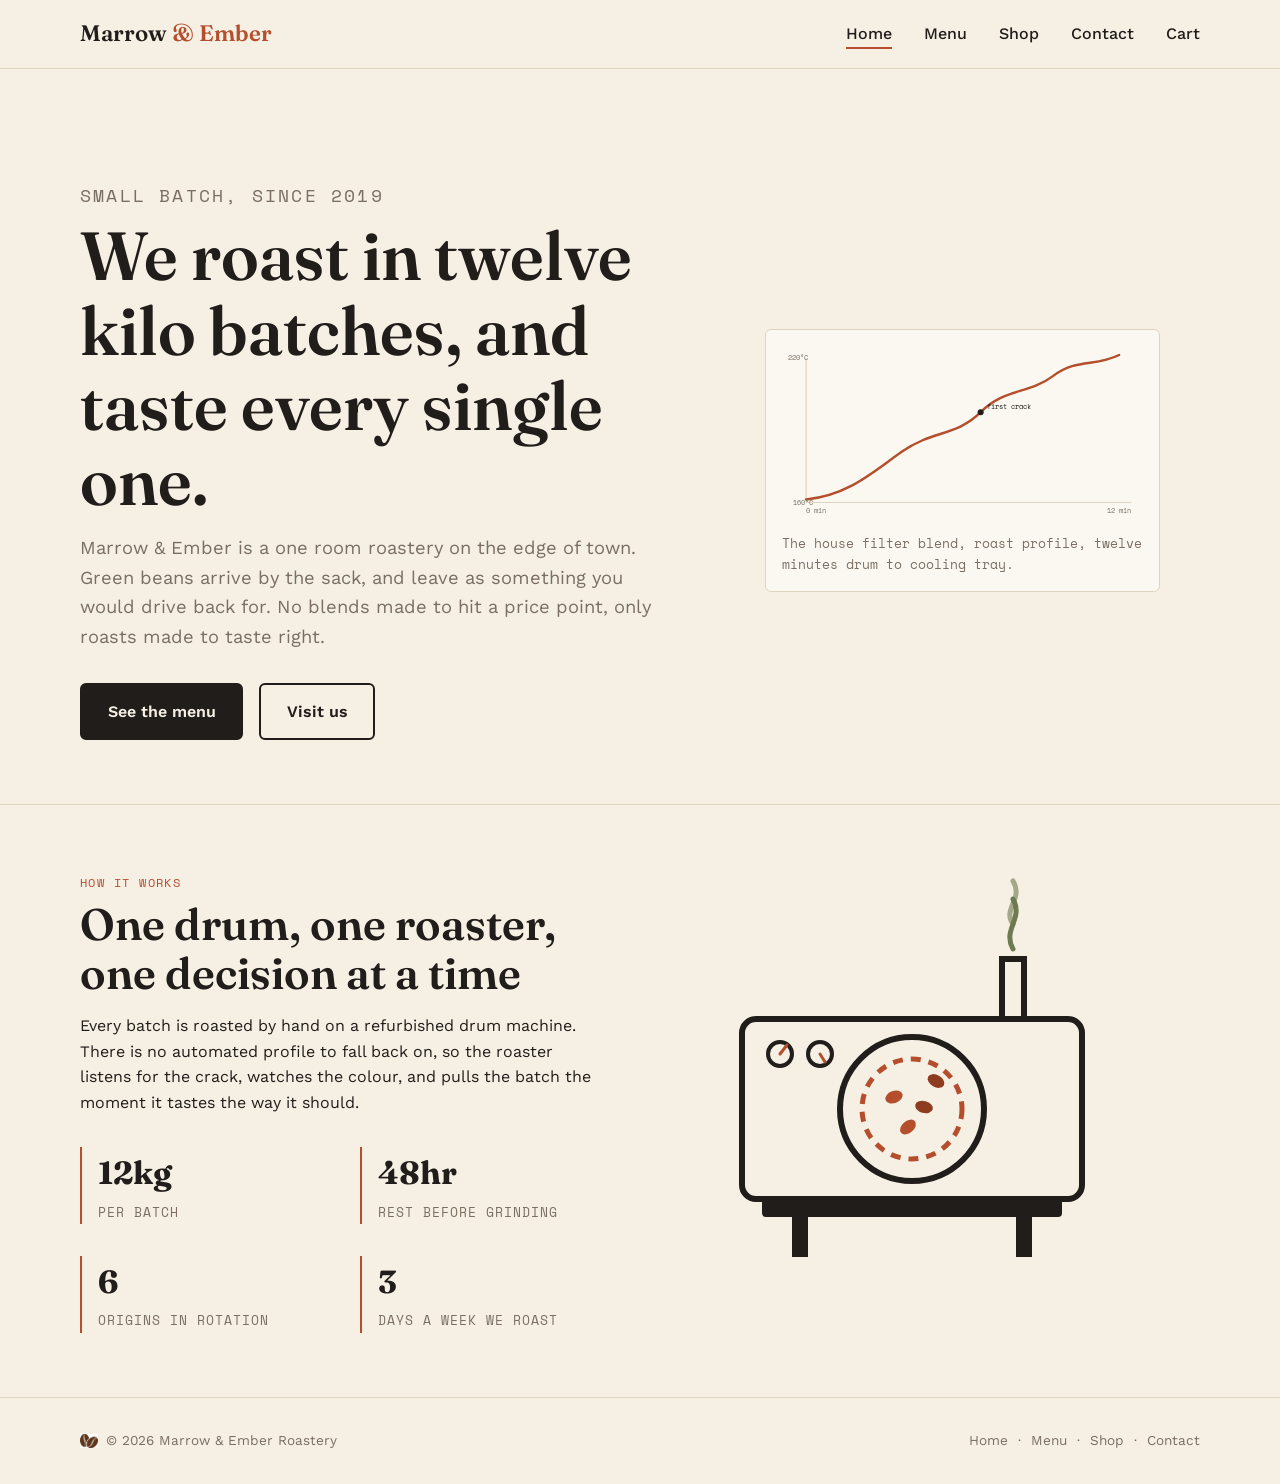
<file: index.html>
<!DOCTYPE html>
<html lang="en">
<head>
  <meta charset="UTF-8" />
  <meta name="viewport" content="width=device-width, initial-scale=1.0" />
  <title>Marrow &amp; Ember — Small Batch Coffee Roastery</title>
  <meta name="description" content="Marrow and Ember is a small batch coffee roastery. See our roasting process, browse the menu, and find our opening hours." />

  <!-- Google Fonts: a characterful display serif, a plain body sans, and a
       mono face used for labels, prices and captions throughout the site -->
  <link rel="preconnect" href="https://fonts.googleapis.com" />
  <link rel="preconnect" href="https://fonts.gstatic.com" crossorigin />
  <link href="https://fonts.googleapis.com/css2?family=Fraunces:opsz,wght@9..144,500;9..144,600&family=Work+Sans:wght@400;500;600&family=Space+Mono:wght@400;700&display=swap" rel="stylesheet" />

  <link rel="stylesheet" href="css/style.css" />
</head>
<body>

  <!-- ============================= HEADER ============================= -->
  <header class="site-header">
    <div class="wrap site-header__bar">
      <a class="logo" href="index.html">Marrow <span>&amp; Ember</span></a>

      <!-- Hamburger button, only shown below the tablet breakpoint. The
           JavaScript in js/script.js toggles the nav list and this
           aria-expanded value together. -->
      <button class="nav-toggle" aria-label="Open menu" aria-expanded="false" aria-controls="primary-navigation">
        <span class="nav-toggle__bar"></span>
        <span class="nav-toggle__bar"></span>
        <span class="nav-toggle__bar"></span>
      </button>

      <nav class="site-nav" aria-label="Primary">
        <ul class="site-nav__list" id="primary-navigation">
          <li><a href="index.html" aria-current="page">Home</a></li>
          <li><a href="menu.html">Menu</a></li>
          <li><a href="shop.html">Shop</a></li>
          <li><a href="contact.html">Contact</a></li>
          <li><a href="cart.html">Cart<span class="cart-count" data-empty="true">0</span></a></li>
        </ul>
      </nav>
    </div>
  </header>

  <main>

    <!-- ============================= HERO ============================= -->
    <section class="hero">
      <div class="wrap hero__grid">
        <div class="hero__copy">
          <p class="eyebrow">Small batch, since 2019</p>
          <h1>We roast in twelve kilo batches, and taste every single one.</h1>
          <p>Marrow &amp; Ember is a one room roastery on the edge of town. Green
             beans arrive by the sack, and leave as something you would drive
             back for. No blends made to hit a price point, only roasts made
             to taste right.</p>
          <div class="hero__actions">
            <a class="button" href="menu.html">See the menu</a>
            <a class="button button--ghost" href="contact.html">Visit us</a>
          </div>
        </div>

        <!-- Signature element: a hand drawn roast curve, the actual
             temperature profile we roast our house filter blend to. The
             line draws itself in once it scrolls into view, see
             .roast-curve__line in style.css and setUpRoastCurveReveal()
             in js/script.js -->
        <figure class="roast-curve">
          <svg viewBox="0 0 600 300" xmlns="http://www.w3.org/2000/svg" role="img" aria-labelledby="curveTitle">
            <title id="curveTitle">Roast curve for the house filter blend, temperature rising over twelve minutes</title>

            <!-- axes -->
            <line x1="40" y1="20" x2="40" y2="260" stroke="#ded4c2" stroke-width="2" />
            <line x1="40" y1="260" x2="580" y2="260" stroke="#ded4c2" stroke-width="2" />

            <!-- the curve itself -->
            <path class="roast-curve__line" d="M40,255 C110,248 150,210 200,175 C250,140 290,150 330,110 C370,70 410,80 450,50 C490,20 520,35 560,15"
                  fill="none" stroke="#b54e2c" stroke-width="4" stroke-linecap="round" />

            <!-- first crack marker, the point where the beans audibly pop -->
            <circle cx="330" cy="110" r="5" fill="#211d1a" />
            <text x="340" y="105" font-family="Space Mono, monospace" font-size="12" fill="#211d1a">first crack</text>

            <text x="40" y="278" font-family="Space Mono, monospace" font-size="11" fill="#7a6f62">0 min</text>
            <text x="540" y="278" font-family="Space Mono, monospace" font-size="11" fill="#7a6f62">12 min</text>
            <text x="10" y="24" font-family="Space Mono, monospace" font-size="11" fill="#7a6f62">220°C</text>
            <text x="18" y="264" font-family="Space Mono, monospace" font-size="11" fill="#7a6f62">160°C</text>
          </svg>
          <figcaption>The house filter blend, roast profile, twelve minutes drum to cooling tray.</figcaption>
        </figure>
      </div>
    </section>

    <!-- ============================= STORY ============================= -->
    <section class="section" aria-labelledby="story-heading">
      <div class="wrap story__grid">
        <div>
          <p class="eyebrow">How it works</p>
          <h2 id="story-heading">One drum, one roaster, one decision at a time</h2>
          <p>Every batch is roasted by hand on a refurbished drum machine.
             There is no automated profile to fall back on, so the roaster
             listens for the crack, watches the colour, and pulls the batch
             the moment it tastes the way it should.</p>
          <div class="stat-row">
            <div class="stat">
              <strong>12kg</strong>
              <span>per batch</span>
            </div>
            <div class="stat">
              <strong>48hr</strong>
              <span>rest before grinding</span>
            </div>
            <div class="stat">
              <strong>6</strong>
              <span>origins in rotation</span>
            </div>
            <div class="stat">
              <strong>3</strong>
              <span>days a week we roast</span>
            </div>
          </div>
        </div>

        <img src="images/roastery-illustration.svg" alt="Line illustration of the drum roaster, showing beans tumbling behind the roasting window with steam rising from the chimney" width="480" height="420" />
      </div>
    </section>

  </main>

  <!-- ============================= FOOTER ============================= -->
  <footer class="site-footer">
    <div class="wrap site-footer__bar">
      <span class="site-footer__brand"><img src="images/bean-icon.png" alt="" />&copy; 2026 Marrow &amp; Ember Roastery</span>
      <nav aria-label="Footer">
        <a href="index.html">Home</a> &nbsp;·&nbsp;
        <a href="menu.html">Menu</a> &nbsp;·&nbsp;
        <a href="shop.html">Shop</a> &nbsp;·&nbsp;
        <a href="contact.html">Contact</a>
      </nav>
    </div>
  </footer>

  <script src="js/script.js"></script>
</body>
</html>
</file>
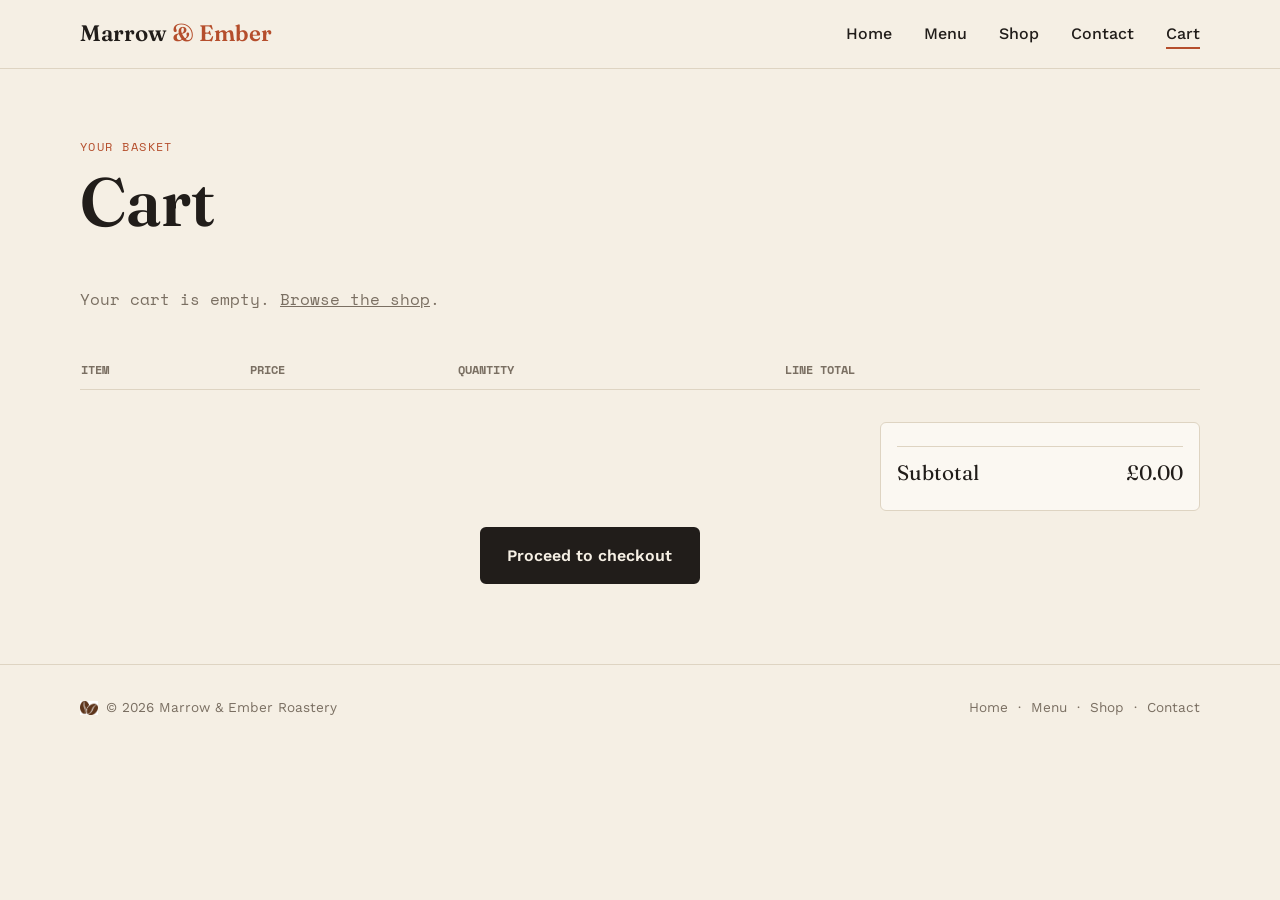
<file: cart.html>
<!DOCTYPE html>
<html lang="en">
<head>
  <meta charset="UTF-8" />
  <meta name="viewport" content="width=device-width, initial-scale=1.0" />
  <title>Cart — Marrow &amp; Ember</title>
  <meta name="description" content="Review your basket before checking out at Marrow and Ember." />

  <link rel="preconnect" href="https://fonts.googleapis.com" />
  <link rel="preconnect" href="https://fonts.gstatic.com" crossorigin />
  <link href="https://fonts.googleapis.com/css2?family=Fraunces:opsz,wght@9..144,500;9..144,600&family=Work+Sans:wght@400;500;600&family=Space+Mono:wght@400;700&display=swap" rel="stylesheet" />

  <link rel="stylesheet" href="css/style.css" />
</head>
<body>

  <header class="site-header">
    <div class="wrap site-header__bar">
      <a class="logo" href="index.html">Marrow <span>&amp; Ember</span></a>

      <button class="nav-toggle" aria-label="Open menu" aria-expanded="false" aria-controls="primary-navigation">
        <span class="nav-toggle__bar"></span>
        <span class="nav-toggle__bar"></span>
        <span class="nav-toggle__bar"></span>
      </button>

      <nav class="site-nav" aria-label="Primary">
        <ul class="site-nav__list" id="primary-navigation">
          <li><a href="index.html">Home</a></li>
          <li><a href="menu.html">Menu</a></li>
          <li><a href="shop.html">Shop</a></li>
          <li><a href="contact.html">Contact</a></li>
          <li><a href="cart.html" aria-current="page">Cart<span class="cart-count" data-empty="true">0</span></a></li>
        </ul>
      </nav>
    </div>
  </header>

  <main>
    <section class="section" aria-labelledby="cart-heading" style="border-top:none;">
      <div class="wrap">
        <p class="eyebrow">Your basket</p>
        <h1 id="cart-heading">Cart</h1>

        <!-- Populated entirely by setUpCartPage() in js/script.js, reading
             the cart out of localStorage, there is no content here on
             page load beyond the empty state message below. -->
        <p class="cart-empty">Your cart is empty. <a href="shop.html">Browse the shop</a>.</p>

        <table class="cart-table">
          <thead>
            <tr>
              <th scope="col">Item</th>
              <th scope="col">Price</th>
              <th scope="col">Quantity</th>
              <th scope="col">Line total</th>
              <th scope="col"><span class="visually-hidden">Remove</span></th>
            </tr>
          </thead>
          <tbody id="cart-table-body">
            <!-- rows inserted here by script.js -->
          </tbody>
        </table>

        <div class="cart-summary">
          <div class="cart-summary__row cart-summary__row--total">
            <span>Subtotal</span>
            <span id="cart-subtotal">&pound;0.00</span>
          </div>
        </div>

        <p style="text-align: right; margin-top: var(--space-sm);">
          <a class="button" href="checkout.html" id="checkout-link">Proceed to checkout</a>
        </p>
      </div>
    </section>
  </main>

  <footer class="site-footer">
    <div class="wrap site-footer__bar">
      <span class="site-footer__brand"><img src="images/bean-icon.png" alt="" />&copy; 2026 Marrow &amp; Ember Roastery</span>
      <nav aria-label="Footer">
        <a href="index.html">Home</a> &nbsp;·&nbsp;
        <a href="menu.html">Menu</a> &nbsp;·&nbsp;
        <a href="shop.html">Shop</a> &nbsp;·&nbsp;
        <a href="contact.html">Contact</a>
      </nav>
    </div>
  </footer>

  <script src="js/script.js"></script>
</body>
</html>
</file>
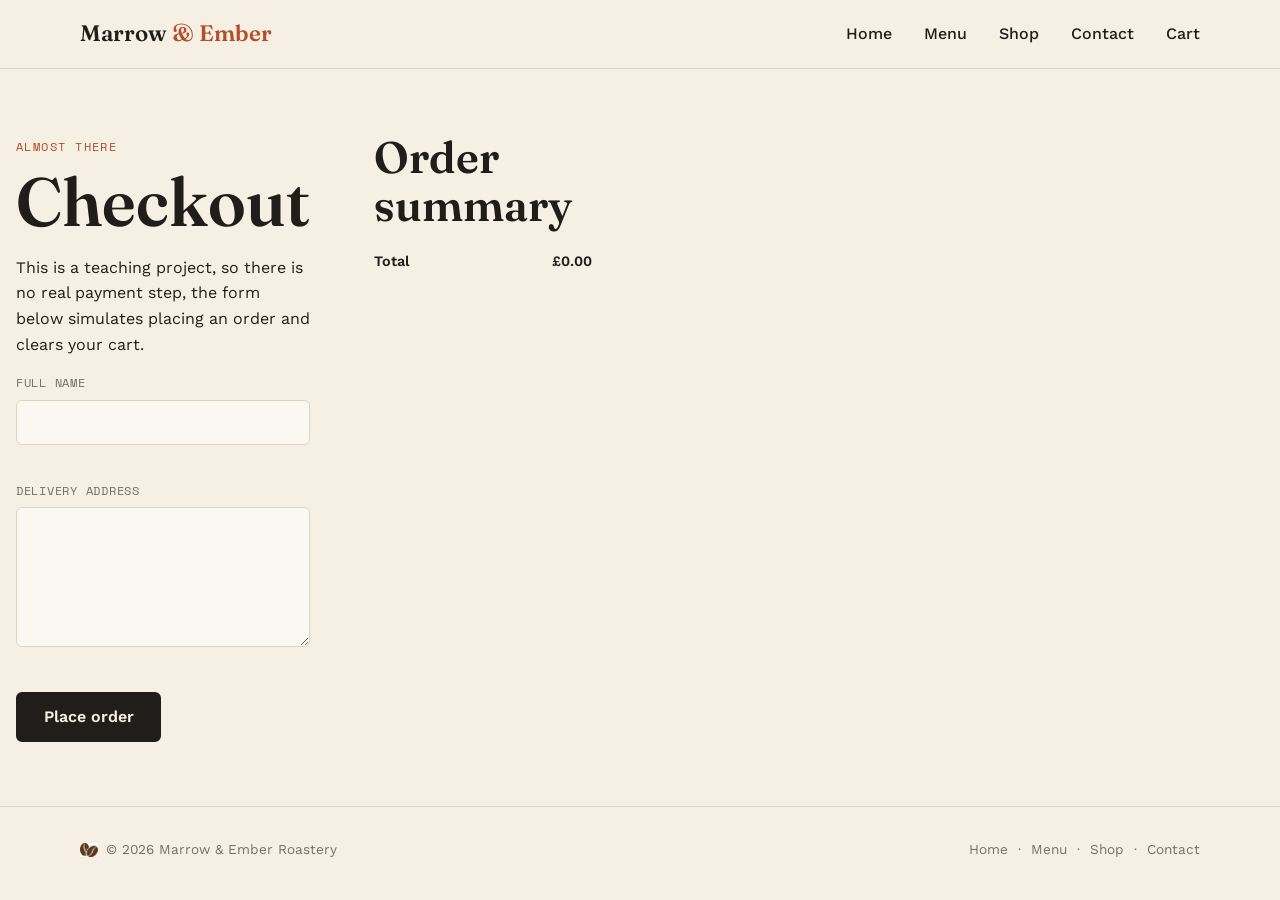
<file: checkout.html>
<!DOCTYPE html>
<html lang="en">
<head>
  <meta charset="UTF-8" />
  <meta name="viewport" content="width=device-width, initial-scale=1.0" />
  <title>Checkout — Marrow &amp; Ember</title>
  <meta name="description" content="Complete your order from Marrow and Ember." />

  <link rel="preconnect" href="https://fonts.googleapis.com" />
  <link rel="preconnect" href="https://fonts.gstatic.com" crossorigin />
  <link href="https://fonts.googleapis.com/css2?family=Fraunces:opsz,wght@9..144,500;9..144,600&family=Work+Sans:wght@400;500;600&family=Space+Mono:wght@400;700&display=swap" rel="stylesheet" />

  <link rel="stylesheet" href="css/style.css" />
</head>
<body>

  <header class="site-header">
    <div class="wrap site-header__bar">
      <a class="logo" href="index.html">Marrow <span>&amp; Ember</span></a>

      <button class="nav-toggle" aria-label="Open menu" aria-expanded="false" aria-controls="primary-navigation">
        <span class="nav-toggle__bar"></span>
        <span class="nav-toggle__bar"></span>
        <span class="nav-toggle__bar"></span>
      </button>

      <nav class="site-nav" aria-label="Primary">
        <ul class="site-nav__list" id="primary-navigation">
          <li><a href="index.html">Home</a></li>
          <li><a href="menu.html">Menu</a></li>
          <li><a href="shop.html">Shop</a></li>
          <li><a href="contact.html">Contact</a></li>
          <li><a href="cart.html">Cart<span class="cart-count" data-empty="true">0</span></a></li>
        </ul>
      </nav>
    </div>
  </header>

  <main>
    <section class="section contact-grid" aria-labelledby="checkout-heading" style="border-top:none; display:grid; gap:var(--space-lg);">
      <div class="wrap contact-grid">

        <div>
          <p class="eyebrow">Almost there</p>
          <h1 id="checkout-heading">Checkout</h1>
          <p>This is a teaching project, so there is no real payment step,
             the form below simulates placing an order and clears your cart.</p>

          <!-- No backend exists for this project, so setUpCheckoutPage()
               in js/script.js validates the fields itself and shows the
               confirmation panel below rather than submitting anywhere -->
          <form id="checkout-form" novalidate>
            <div class="field">
              <label for="fullName">Full name</label>
              <input type="text" id="fullName" name="fullName" autocomplete="name" />
              <span class="field__error" data-for="fullName"></span>
            </div>

            <div class="field">
              <label for="address">Delivery address</label>
              <textarea id="address" name="address" autocomplete="street-address"></textarea>
              <span class="field__error" data-for="address"></span>
            </div>

            <button type="submit" class="button">Place order</button>
          </form>

          <div class="order-confirmation" id="order-confirmation" role="status">
            Order placed. A confirmation email would normally follow, this
            project stops here since there is no real payment processor
            behind it.
          </div>
        </div>

        <div>
          <h2>Order summary</h2>
          <div id="order-summary-list">
            <!-- populated by setUpCheckoutPage() in js/script.js -->
          </div>
          <div class="order-summary__line" style="border-bottom:none; font-weight:600;">
            <span>Total</span>
            <span id="order-summary-total">&pound;0.00</span>
          </div>
        </div>

      </div>
    </section>
  </main>

  <footer class="site-footer">
    <div class="wrap site-footer__bar">
      <span class="site-footer__brand"><img src="images/bean-icon.png" alt="" />&copy; 2026 Marrow &amp; Ember Roastery</span>
      <nav aria-label="Footer">
        <a href="index.html">Home</a> &nbsp;·&nbsp;
        <a href="menu.html">Menu</a> &nbsp;·&nbsp;
        <a href="shop.html">Shop</a> &nbsp;·&nbsp;
        <a href="contact.html">Contact</a>
      </nav>
    </div>
  </footer>

  <script src="js/script.js"></script>
</body>
</html>
</file>
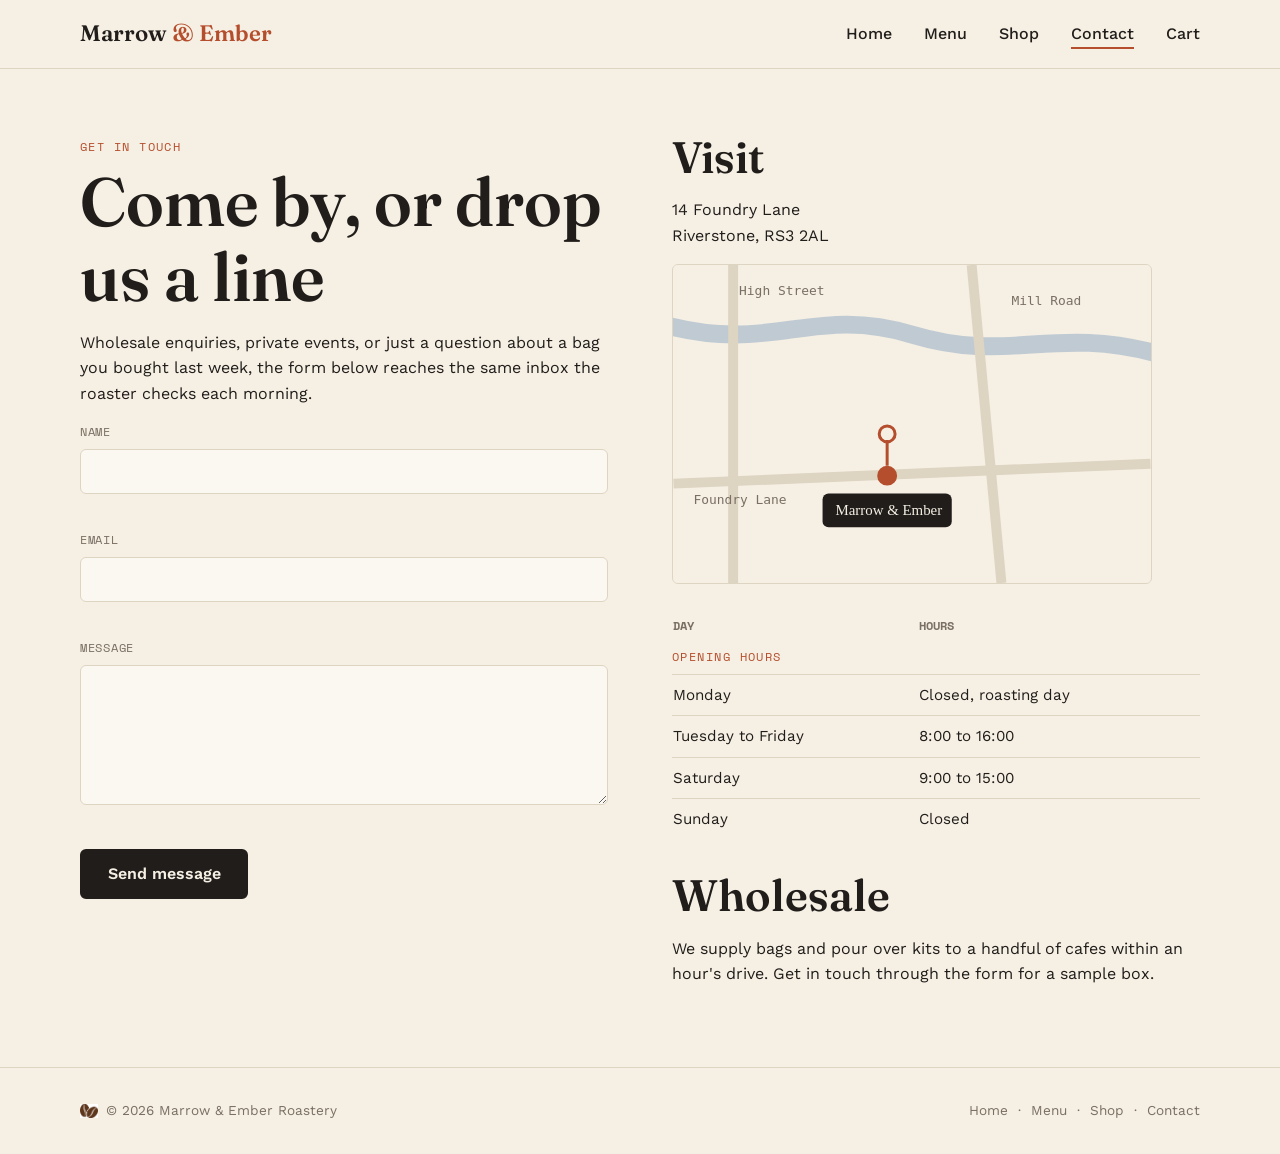
<file: contact.html>
<!DOCTYPE html>
<html lang="en">
<head>
  <meta charset="UTF-8" />
  <meta name="viewport" content="width=device-width, initial-scale=1.0" />
  <title>Contact — Marrow &amp; Ember</title>
  <meta name="description" content="Get in touch with Marrow and Ember roastery, see opening hours, and find our address." />

  <link rel="preconnect" href="https://fonts.googleapis.com" />
  <link rel="preconnect" href="https://fonts.gstatic.com" crossorigin />
  <link href="https://fonts.googleapis.com/css2?family=Fraunces:opsz,wght@9..144,500;9..144,600&family=Work+Sans:wght@400;500;600&family=Space+Mono:wght@400;700&display=swap" rel="stylesheet" />

  <link rel="stylesheet" href="css/style.css" />
</head>
<body>

  <header class="site-header">
    <div class="wrap site-header__bar">
      <a class="logo" href="index.html">Marrow <span>&amp; Ember</span></a>

      <button class="nav-toggle" aria-label="Open menu" aria-expanded="false" aria-controls="primary-navigation">
        <span class="nav-toggle__bar"></span>
        <span class="nav-toggle__bar"></span>
        <span class="nav-toggle__bar"></span>
      </button>

      <nav class="site-nav" aria-label="Primary">
        <ul class="site-nav__list" id="primary-navigation">
          <li><a href="index.html">Home</a></li>
          <li><a href="menu.html">Menu</a></li>
          <li><a href="shop.html">Shop</a></li>
          <li><a href="contact.html" aria-current="page">Contact</a></li>
          <li><a href="cart.html">Cart<span class="cart-count" data-empty="true">0</span></a></li>
        </ul>
      </nav>
    </div>
  </header>

  <main>
    <section class="section" aria-labelledby="contact-heading" style="border-top:none;">
      <div class="wrap contact-grid">

        <div>
          <p class="eyebrow">Get in touch</p>
          <h1 id="contact-heading">Come by, or drop us a line</h1>
          <p>Wholesale enquiries, private events, or just a question about a
             bag you bought last week, the form below reaches the same inbox
             the roaster checks each morning.</p>

          <!-- The form has no server behind it, so validation and the
               success message are both handled in JavaScript, see
               setUpContactForm() in js/script.js -->
          <form id="contact-form" novalidate>
            <div class="field">
              <label for="name">Name</label>
              <input type="text" id="name" name="name" autocomplete="name" />
              <span class="field__error" data-for="name"></span>
            </div>

            <div class="field">
              <label for="email">Email</label>
              <input type="email" id="email" name="email" autocomplete="email" />
              <span class="field__error" data-for="email"></span>
            </div>

            <div class="field">
              <label for="message">Message</label>
              <textarea id="message" name="message"></textarea>
              <span class="field__error" data-for="message"></span>
            </div>

            <button type="submit" class="button">Send message</button>

            <p class="form-status" role="status"></p>
          </form>
        </div>

        <div>
          <h2>Visit</h2>
          <p>14 Foundry Lane<br />Riverstone, RS3 2AL</p>

          <img src="images/map-illustration.svg" alt="Simplified map showing Marrow and Ember on Foundry Lane, near the river and the High Street" width="480" height="320" style="border-radius: var(--radius); border: 1px solid var(--line); margin-bottom: var(--space-md);" />

          <table class="hours-table">
            <caption class="eyebrow" style="text-align:left;">Opening hours</caption>
            <thead>
              <tr>
                <th scope="col">Day</th>
                <th scope="col">Hours</th>
              </tr>
            </thead>
            <tbody>
              <tr><td>Monday</td><td>Closed, roasting day</td></tr>
              <tr><td>Tuesday to Friday</td><td>8:00 to 16:00</td></tr>
              <tr><td>Saturday</td><td>9:00 to 15:00</td></tr>
              <tr><td>Sunday</td><td>Closed</td></tr>
            </tbody>
          </table>

          <h2 style="margin-top: var(--space-md);">Wholesale</h2>
          <p>We supply bags and pour over kits to a handful of cafes within an
             hour's drive. Get in touch through the form for a sample box.</p>
        </div>

      </div>
    </section>
  </main>

  <footer class="site-footer">
    <div class="wrap site-footer__bar">
      <span class="site-footer__brand"><img src="images/bean-icon.png" alt="" />&copy; 2026 Marrow &amp; Ember Roastery</span>
      <nav aria-label="Footer">
        <a href="index.html">Home</a> &nbsp;·&nbsp;
        <a href="menu.html">Menu</a> &nbsp;·&nbsp;
        <a href="shop.html">Shop</a> &nbsp;·&nbsp;
        <a href="contact.html">Contact</a>
      </nav>
    </div>
  </footer>

  <script src="js/script.js"></script>
</body>
</html>
</file>
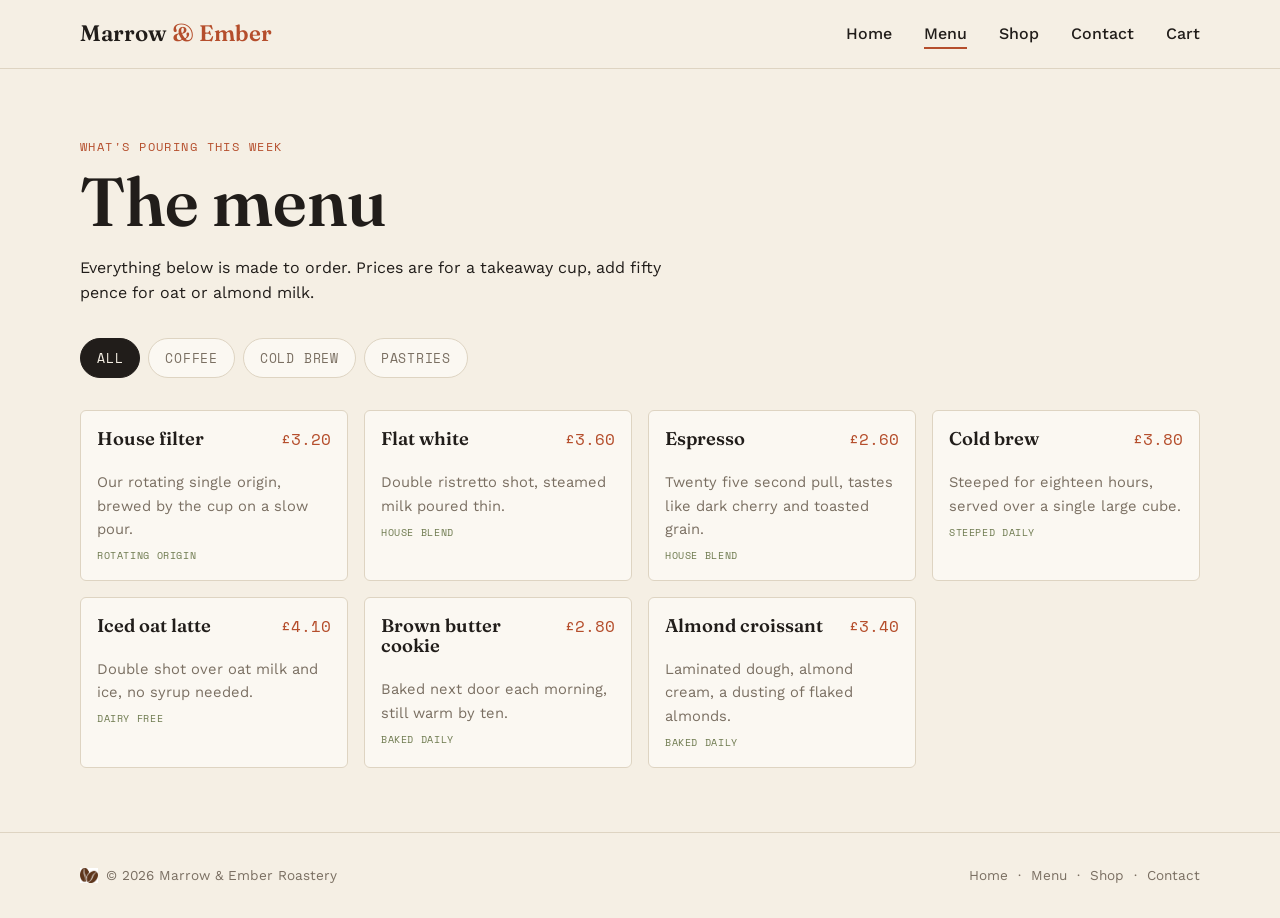
<file: menu.html>
<!DOCTYPE html>
<html lang="en">
<head>
  <meta charset="UTF-8" />
  <meta name="viewport" content="width=device-width, initial-scale=1.0" />
  <title>Menu — Marrow &amp; Ember</title>
  <meta name="description" content="Browse the coffee, cold brew, and pastry menu at Marrow and Ember roastery, filter by category." />

  <link rel="preconnect" href="https://fonts.googleapis.com" />
  <link rel="preconnect" href="https://fonts.gstatic.com" crossorigin />
  <link href="https://fonts.googleapis.com/css2?family=Fraunces:opsz,wght@9..144,500;9..144,600&family=Work+Sans:wght@400;500;600&family=Space+Mono:wght@400;700&display=swap" rel="stylesheet" />

  <link rel="stylesheet" href="css/style.css" />
</head>
<body>

  <header class="site-header">
    <div class="wrap site-header__bar">
      <a class="logo" href="index.html">Marrow <span>&amp; Ember</span></a>

      <button class="nav-toggle" aria-label="Open menu" aria-expanded="false" aria-controls="primary-navigation">
        <span class="nav-toggle__bar"></span>
        <span class="nav-toggle__bar"></span>
        <span class="nav-toggle__bar"></span>
      </button>

      <nav class="site-nav" aria-label="Primary">
        <ul class="site-nav__list" id="primary-navigation">
          <li><a href="index.html">Home</a></li>
          <li><a href="menu.html" aria-current="page">Menu</a></li>
          <li><a href="shop.html">Shop</a></li>
          <li><a href="contact.html">Contact</a></li>
          <li><a href="cart.html">Cart<span class="cart-count" data-empty="true">0</span></a></li>
        </ul>
      </nav>
    </div>
  </header>

  <main>
    <section class="section" aria-labelledby="menu-heading" style="border-top:none;">
      <div class="wrap">
        <p class="eyebrow">What's pouring this week</p>
        <h1 id="menu-heading">The menu</h1>
        <p>Everything below is made to order. Prices are for a takeaway cup,
           add fifty pence for oat or almond milk.</p>

        <!-- Filter buttons. data-filter must match the data-category value
             on each .menu-item below. "all" is handled specially in
             setUpMenuFilters() in js/script.js -->
        <div class="menu-filters" role="group" aria-label="Filter the menu by category">
          <button class="filter-btn is-active" data-filter="all">All</button>
          <button class="filter-btn" data-filter="coffee">Coffee</button>
          <button class="filter-btn" data-filter="cold">Cold brew</button>
          <button class="filter-btn" data-filter="pastry">Pastries</button>
        </div>

        <div class="menu-grid">

          <article class="menu-item" data-category="coffee">
            <div class="menu-item__top">
              <h3 class="menu-item__name">House filter</h3>
              <span class="menu-item__price">&pound;3.20</span>
            </div>
            <p class="menu-item__desc">Our rotating single origin, brewed by the cup on a slow pour.</p>
            <span class="menu-item__tag">Rotating origin</span>
          </article>

          <article class="menu-item" data-category="coffee">
            <div class="menu-item__top">
              <h3 class="menu-item__name">Flat white</h3>
              <span class="menu-item__price">&pound;3.60</span>
            </div>
            <p class="menu-item__desc">Double ristretto shot, steamed milk poured thin.</p>
            <span class="menu-item__tag">House blend</span>
          </article>

          <article class="menu-item" data-category="coffee">
            <div class="menu-item__top">
              <h3 class="menu-item__name">Espresso</h3>
              <span class="menu-item__price">&pound;2.60</span>
            </div>
            <p class="menu-item__desc">Twenty five second pull, tastes like dark cherry and toasted grain.</p>
            <span class="menu-item__tag">House blend</span>
          </article>

          <article class="menu-item" data-category="cold">
            <div class="menu-item__top">
              <h3 class="menu-item__name">Cold brew</h3>
              <span class="menu-item__price">&pound;3.80</span>
            </div>
            <p class="menu-item__desc">Steeped for eighteen hours, served over a single large cube.</p>
            <span class="menu-item__tag">Steeped daily</span>
          </article>

          <article class="menu-item" data-category="cold">
            <div class="menu-item__top">
              <h3 class="menu-item__name">Iced oat latte</h3>
              <span class="menu-item__price">&pound;4.10</span>
            </div>
            <p class="menu-item__desc">Double shot over oat milk and ice, no syrup needed.</p>
            <span class="menu-item__tag">Dairy free</span>
          </article>

          <article class="menu-item" data-category="pastry">
            <div class="menu-item__top">
              <h3 class="menu-item__name">Brown butter cookie</h3>
              <span class="menu-item__price">&pound;2.80</span>
            </div>
            <p class="menu-item__desc">Baked next door each morning, still warm by ten.</p>
            <span class="menu-item__tag">Baked daily</span>
          </article>

          <article class="menu-item" data-category="pastry">
            <div class="menu-item__top">
              <h3 class="menu-item__name">Almond croissant</h3>
              <span class="menu-item__price">&pound;3.40</span>
            </div>
            <p class="menu-item__desc">Laminated dough, almond cream, a dusting of flaked almonds.</p>
            <span class="menu-item__tag">Baked daily</span>
          </article>

        </div>

        <!-- Shown only if a filter has zero matching results, kept hidden
             the rest of the time by display:none in style.css -->
        <p class="menu-empty">Nothing under this category yet, check back soon.</p>
      </div>
    </section>
  </main>

  <footer class="site-footer">
    <div class="wrap site-footer__bar">
      <span class="site-footer__brand"><img src="images/bean-icon.png" alt="" />&copy; 2026 Marrow &amp; Ember Roastery</span>
      <nav aria-label="Footer">
        <a href="index.html">Home</a> &nbsp;·&nbsp;
        <a href="menu.html">Menu</a> &nbsp;·&nbsp;
        <a href="shop.html">Shop</a> &nbsp;·&nbsp;
        <a href="contact.html">Contact</a>
      </nav>
    </div>
  </footer>

  <script src="js/script.js"></script>
</body>
</html>
</file>
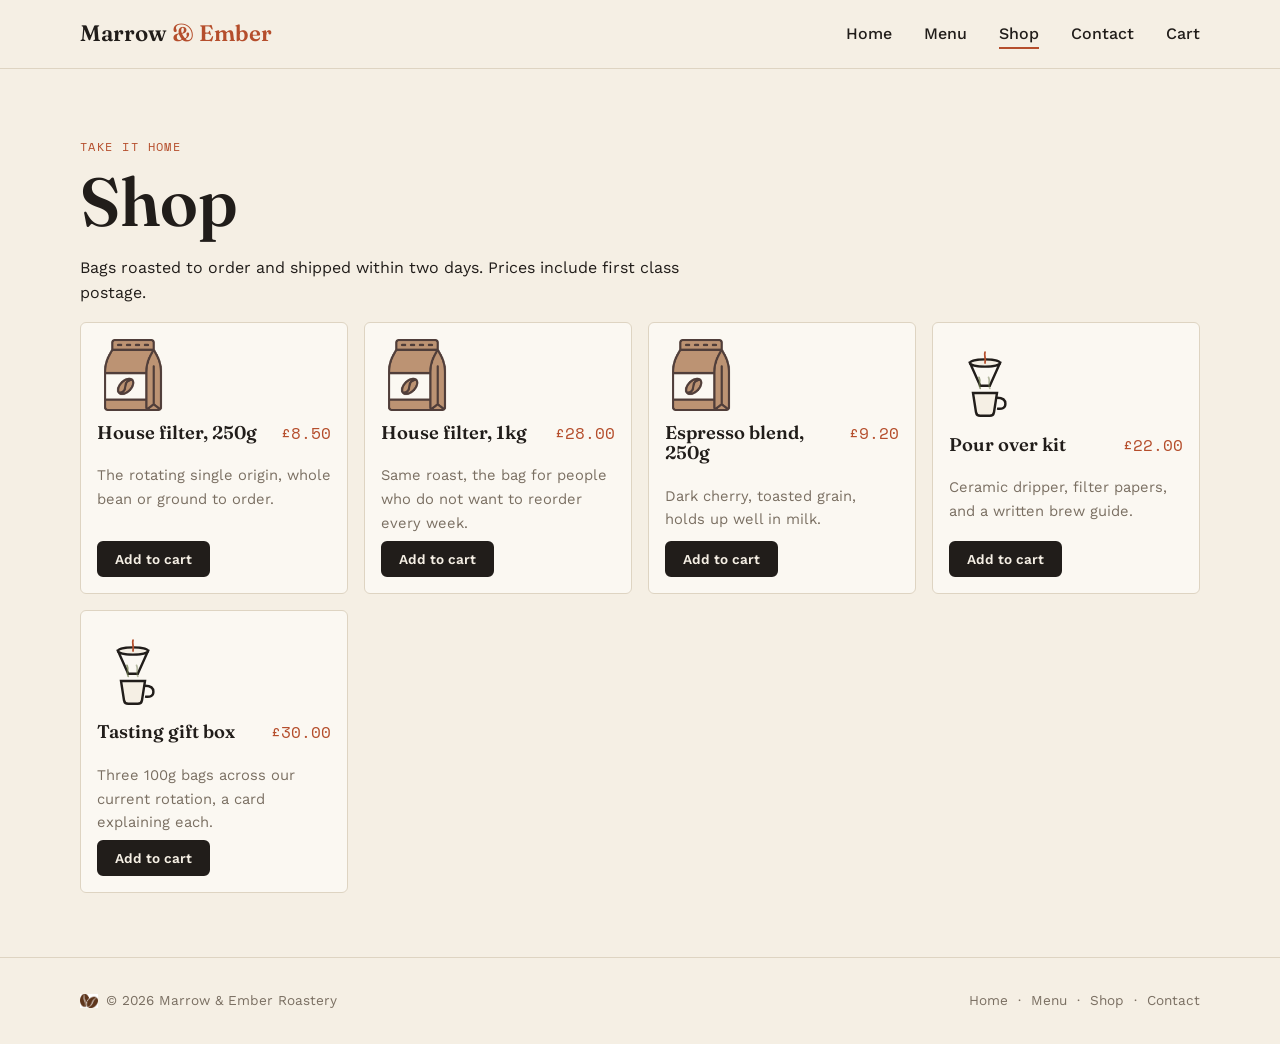
<file: shop.html>
<!DOCTYPE html>
<html lang="en">
<head>
  <meta charset="UTF-8" />
  <meta name="viewport" content="width=device-width, initial-scale=1.0" />
  <title>Shop — Marrow &amp; Ember</title>
  <meta name="description" content="Buy roasted coffee bags and brewing kits from Marrow and Ember, delivered to your door." />

  <link rel="preconnect" href="https://fonts.googleapis.com" />
  <link rel="preconnect" href="https://fonts.gstatic.com" crossorigin />
  <link href="https://fonts.googleapis.com/css2?family=Fraunces:opsz,wght@9..144,500;9..144,600&family=Work+Sans:wght@400;500;600&family=Space+Mono:wght@400;700&display=swap" rel="stylesheet" />

  <link rel="stylesheet" href="css/style.css" />
</head>
<body>

  <header class="site-header">
    <div class="wrap site-header__bar">
      <a class="logo" href="index.html">Marrow <span>&amp; Ember</span></a>

      <button class="nav-toggle" aria-label="Open menu" aria-expanded="false" aria-controls="primary-navigation">
        <span class="nav-toggle__bar"></span>
        <span class="nav-toggle__bar"></span>
        <span class="nav-toggle__bar"></span>
      </button>

      <nav class="site-nav" aria-label="Primary">
        <ul class="site-nav__list" id="primary-navigation">
          <li><a href="index.html">Home</a></li>
          <li><a href="menu.html">Menu</a></li>
          <li><a href="shop.html" aria-current="page">Shop</a></li>
          <li><a href="contact.html">Contact</a></li>
          <li><a href="cart.html">Cart<span class="cart-count" data-empty="true">0</span></a></li>
        </ul>
      </nav>
    </div>
  </header>

  <main>
    <section class="section" aria-labelledby="shop-heading" style="border-top:none;">
      <div class="wrap">
        <p class="eyebrow">Take it home</p>
        <h1 id="shop-heading">Shop</h1>
        <p>Bags roasted to order and shipped within two days. Prices include
           first class postage.</p>

        <div class="menu-grid">

          <!-- Each add to cart button carries the product details as data
               attributes, read by setUpShopPage() in js/script.js, so the
               product name and price only ever need to be written once. -->
          <article class="menu-item shop-item" data-category="bags">
            <img class="shop-item__image" src="images/coffee-bag-icon.png" alt="" width="72" height="72" />
            <div class="menu-item__top">
              <h3 class="menu-item__name">House filter, 250g</h3>
              <span class="menu-item__price">&pound;8.50</span>
            </div>
            <p class="menu-item__desc">The rotating single origin, whole bean or ground to order.</p>
            <button class="button" type="button" data-add-to-cart data-id="house-250" data-name="House filter, 250g" data-price="8.50">Add to cart</button>
          </article>

          <article class="menu-item shop-item" data-category="bags">
            <img class="shop-item__image" src="images/coffee-bag-icon.png" alt="" width="72" height="72" />
            <div class="menu-item__top">
              <h3 class="menu-item__name">House filter, 1kg</h3>
              <span class="menu-item__price">&pound;28.00</span>
            </div>
            <p class="menu-item__desc">Same roast, the bag for people who do not want to reorder every week.</p>
            <button class="button" type="button" data-add-to-cart data-id="house-1kg" data-name="House filter, 1kg" data-price="28.00">Add to cart</button>
          </article>

          <article class="menu-item shop-item" data-category="bags">
            <img class="shop-item__image" src="images/coffee-bag-icon.png" alt="" width="72" height="72" />
            <div class="menu-item__top">
              <h3 class="menu-item__name">Espresso blend, 250g</h3>
              <span class="menu-item__price">&pound;9.20</span>
            </div>
            <p class="menu-item__desc">Dark cherry, toasted grain, holds up well in milk.</p>
            <button class="button" type="button" data-add-to-cart data-id="espresso-250" data-name="Espresso blend, 250g" data-price="9.20">Add to cart</button>
          </article>

          <article class="menu-item shop-item" data-category="kit">
            <img class="shop-item__image" src="images/kit-icon.svg" alt="" width="72" height="84" />
            <div class="menu-item__top">
              <h3 class="menu-item__name">Pour over kit</h3>
              <span class="menu-item__price">&pound;22.00</span>
            </div>
            <p class="menu-item__desc">Ceramic dripper, filter papers, and a written brew guide.</p>
            <button class="button" type="button" data-add-to-cart data-id="pour-over-kit" data-name="Pour over kit" data-price="22.00">Add to cart</button>
          </article>

          <article class="menu-item shop-item" data-category="kit">
            <img class="shop-item__image" src="images/kit-icon.svg" alt="" width="72" height="84" />
            <div class="menu-item__top">
              <h3 class="menu-item__name">Tasting gift box</h3>
              <span class="menu-item__price">&pound;30.00</span>
            </div>
            <p class="menu-item__desc">Three 100g bags across our current rotation, a card explaining each.</p>
            <button class="button" type="button" data-add-to-cart data-id="gift-box" data-name="Tasting gift box" data-price="30.00">Add to cart</button>
          </article>

        </div>
      </div>
    </section>
  </main>

  <footer class="site-footer">
    <div class="wrap site-footer__bar">
      <span class="site-footer__brand"><img src="images/bean-icon.png" alt="" />&copy; 2026 Marrow &amp; Ember Roastery</span>
      <nav aria-label="Footer">
        <a href="index.html">Home</a> &nbsp;·&nbsp;
        <a href="menu.html">Menu</a> &nbsp;·&nbsp;
        <a href="shop.html">Shop</a> &nbsp;·&nbsp;
        <a href="contact.html">Contact</a>
      </nav>
    </div>
  </footer>

  <script src="js/script.js"></script>
</body>
</html>
</file>
<file: css/style.css>
/* ==========================================================================
   MARROW & EMBER — Stylesheet
   A small batch coffee roastery site.
   Structure of this file:
     1. Design tokens (custom properties)
     2. Reset and base element styles
     3. Layout helpers
     4. Site header and navigation (incl. mobile menu)
     5. Home page sections
     6. Menu page
     7. Contact page
     8. Footer
     9. Responsive breakpoints
   ========================================================================== */

/* --------------------------------------------------------------------
   1. Design tokens
   The palette is drawn from a roastery: char / bean / cream / moss.
   -------------------------------------------------------------------- */
:root {
  --charcoal: #211d1a;       /* roasted bean, used for dark sections and body text */
  --cream: #f5efe4;          /* unbleached paper, main background */
  --paper: #fbf8f2;          /* lighter card background, sits on cream */
  --ember: #b54e2c;          /* primary accent, the colour of a first crack roast */
  --ember-dark: #8e3c20;     /* hover state for ember */
  --moss: #6e7a4f;           /* secondary accent, used sparingly */
  --stone: #7a6f62;          /* muted text, captions, labels */
  --line: #ded4c2;           /* hairline borders on the cream background */

  --font-display: "Fraunces", Georgia, serif;
  --font-body: "Work Sans", -apple-system, BlinkMacSystemFont, sans-serif;
  --font-mono: "Space Mono", "Courier New", monospace;

  --max-width: 72rem;
  --radius: 6px;

  --space-xs: 0.5rem;
  --space-sm: 1rem;
  --space-md: 2rem;
  --space-lg: 4rem;
  --space-xl: 7rem;
}

/* --------------------------------------------------------------------
   2. Reset and base styles
   -------------------------------------------------------------------- */
*,
*::before,
*::after {
  box-sizing: border-box;
}

html {
  scroll-behavior: smooth;
}

body {
  margin: 0;
  background-color: var(--cream);
  color: var(--charcoal);
  font-family: var(--font-body);
  font-size: 1rem;
  line-height: 1.6;
  -webkit-font-smoothing: antialiased;
}

img,
svg {
  max-width: 100%;
  display: block;
}

a {
  color: inherit;
}

h1,
h2,
h3 {
  font-family: var(--font-display);
  font-weight: 600;
  line-height: 1.1;
  margin: 0 0 var(--space-sm);
}

/* Fluid type scale so headings scale smoothly between mobile and desktop
   instead of jumping at a single breakpoint. */
h1 {
  font-size: clamp(2.25rem, 5vw + 1rem, 4.25rem);
}

h2 {
  font-size: clamp(1.75rem, 3vw + 1rem, 2.75rem);
}

h3 {
  font-size: clamp(1.15rem, 1vw + 1rem, 1.5rem);
}

p {
  margin: 0 0 var(--space-sm);
  max-width: 62ch;
}

/* Visible keyboard focus for every interactive element, not just links */
a:focus-visible,
button:focus-visible,
input:focus-visible,
textarea:focus-visible {
  outline: 3px solid var(--moss);
  outline-offset: 3px;
}

/* Respect a user's motion preference before anything else */
@media (prefers-reduced-motion: reduce) {
  html {
    scroll-behavior: auto;
  }
  * {
    animation-duration: 0.001ms !important;
    transition-duration: 0.001ms !important;
  }
}

/* --------------------------------------------------------------------
   3. Layout helpers
   -------------------------------------------------------------------- */
.wrap {
  width: 100%;
  max-width: var(--max-width);
  margin-inline: auto;
  padding-inline: var(--space-sm);
}

/* Hides text visually while keeping it available to screen readers,
   used for table headers that only need to make sense audibly */
.visually-hidden {
  position: absolute;
  width: 1px;
  height: 1px;
  padding: 0;
  margin: -1px;
  overflow: hidden;
  clip: rect(0, 0, 0, 0);
  white-space: nowrap;
  border: 0;
}

.eyebrow {
  display: inline-block;
  font-family: var(--font-mono);
  font-size: 0.75rem;
  letter-spacing: 0.12em;
  text-transform: uppercase;
  color: var(--ember);
  margin-bottom: var(--space-xs);
}

.button {
  display: inline-flex;
  align-items: center;
  gap: 0.5rem;
  padding: 0.85rem 1.6rem;
  border-radius: var(--radius);
  border: 2px solid var(--charcoal);
  background-color: var(--charcoal);
  color: var(--cream);
  font-family: var(--font-body);
  font-weight: 600;
  font-size: 1rem;
  text-decoration: none;
  cursor: pointer;
  transition: transform 0.15s ease, background-color 0.15s ease;
}

.button:hover {
  background-color: var(--ember-dark);
  border-color: var(--ember-dark);
  transform: translateY(-2px);
}

.button--ghost {
  background-color: transparent;
  color: var(--charcoal);
}

.button--ghost:hover {
  background-color: var(--charcoal);
  color: var(--cream);
}

/* --------------------------------------------------------------------
   4. Site header and navigation
   -------------------------------------------------------------------- */
.site-header {
  position: sticky;
  top: 0;
  z-index: 50;
  background-color: var(--cream);
  border-bottom: 1px solid var(--line);
}

.site-header__bar {
  display: flex;
  align-items: center;
  justify-content: space-between;
  padding-block: var(--space-sm);
}

.logo {
  font-family: var(--font-display);
  font-size: 1.4rem;
  font-weight: 600;
  text-decoration: none;
  color: var(--charcoal);
}

.logo span {
  color: var(--ember);
}

/* The hamburger button is only ever visible below the tablet breakpoint,
   see the media query near the bottom of the file. */
.nav-toggle {
  display: none;
  flex-direction: column;
  justify-content: center;
  gap: 5px;
  width: 44px;
  height: 44px;
  border: 1px solid var(--line);
  border-radius: var(--radius);
  background: var(--paper);
  cursor: pointer;
}

.nav-toggle__bar {
  width: 22px;
  height: 2px;
  background-color: var(--charcoal);
  margin-inline: auto;
  transition: transform 0.2s ease, opacity 0.2s ease;
}

/* State applied by JavaScript when the mobile menu is open, turns the
   three bars into a simple X shape */
.nav-toggle.is-open .nav-toggle__bar:nth-child(1) {
  transform: translateY(7px) rotate(45deg);
}

.nav-toggle.is-open .nav-toggle__bar:nth-child(2) {
  opacity: 0;
}

.nav-toggle.is-open .nav-toggle__bar:nth-child(3) {
  transform: translateY(-7px) rotate(-45deg);
}

.site-nav__list {
  display: flex;
  gap: var(--space-md);
  list-style: none;
  margin: 0;
  padding: 0;
}

.site-nav__list a {
  text-decoration: none;
  font-weight: 500;
  padding-block: 0.25rem;
  border-bottom: 2px solid transparent;
}

.site-nav__list a:hover,
.site-nav__list a[aria-current="page"] {
  border-bottom-color: var(--ember);
}

/* --------------------------------------------------------------------
   5. Home page
   -------------------------------------------------------------------- */
.hero {
  padding-block: var(--space-lg) var(--space-md);
}

.hero__grid {
  display: grid;
  gap: var(--space-lg);
  align-items: center;
}

.hero__copy p {
  font-size: 1.15rem;
  color: var(--stone);
}

.hero__actions {
  display: flex;
  flex-wrap: wrap;
  gap: var(--space-sm);
  margin-top: var(--space-md);
}

.roast-curve {
  background-color: var(--paper);
  border: 1px solid var(--line);
  border-radius: var(--radius);
  padding: var(--space-sm);
}

.roast-curve figcaption {
  font-family: var(--font-mono);
  font-size: 0.8rem;
  color: var(--stone);
  margin-top: var(--space-xs);
}

/* The roast curve line drawn in the SVG animates in once, using the
   classic stroke dash offset technique, when it scrolls into view. */
.roast-curve__line {
  stroke-dasharray: 600;
  stroke-dashoffset: 600;
  transition: stroke-dashoffset 1.4s ease;
}

.roast-curve.is-visible .roast-curve__line {
  stroke-dashoffset: 0;
}

.section {
  padding-block: var(--space-lg);
  border-top: 1px solid var(--line);
}

.section--dark {
  background-color: var(--charcoal);
  color: var(--cream);
}

.section--dark .eyebrow {
  color: #e59b7d;
}

.section--dark p {
  color: #cabfae;
}

.story__grid {
  display: grid;
  gap: var(--space-lg);
}

.stat-row {
  display: grid;
  gap: var(--space-md);
  margin-top: var(--space-md);
}

.stat {
  border-left: 2px solid var(--ember);
  padding-left: var(--space-sm);
}

.stat strong {
  display: block;
  font-family: var(--font-display);
  font-size: 2rem;
}

.stat span {
  font-family: var(--font-mono);
  font-size: 0.8rem;
  color: var(--stone);
  text-transform: uppercase;
  letter-spacing: 0.08em;
}

/* --------------------------------------------------------------------
   6. Menu page
   -------------------------------------------------------------------- */
.menu-filters {
  display: flex;
  flex-wrap: wrap;
  gap: var(--space-xs);
  margin-block: var(--space-md);
}

.filter-btn {
  font-family: var(--font-mono);
  font-size: 0.8rem;
  text-transform: uppercase;
  letter-spacing: 0.06em;
  padding: 0.6rem 1rem;
  border-radius: 999px;
  border: 1px solid var(--line);
  background-color: var(--paper);
  color: var(--stone);
  cursor: pointer;
  transition: background-color 0.15s ease, color 0.15s ease;
}

.filter-btn:hover {
  border-color: var(--ember);
}

.filter-btn.is-active {
  background-color: var(--charcoal);
  border-color: var(--charcoal);
  color: var(--cream);
}

.menu-grid {
  display: grid;
  gap: var(--space-sm);
  grid-template-columns: repeat(auto-fill, minmax(260px, 1fr));
}

.menu-item {
  background-color: var(--paper);
  border: 1px solid var(--line);
  border-radius: var(--radius);
  padding: var(--space-sm);
  display: flex;
  flex-direction: column;
  gap: 0.35rem;
}

.menu-item__top {
  display: flex;
  justify-content: space-between;
  align-items: baseline;
  gap: var(--space-sm);
}

.menu-item__name {
  font-family: var(--font-display);
  font-size: 1.15rem;
}

.menu-item__price {
  font-family: var(--font-mono);
  color: var(--ember);
  white-space: nowrap;
}

.menu-item__desc {
  color: var(--stone);
  font-size: 0.92rem;
  margin: 0;
}

.menu-item__tag {
  align-self: flex-start;
  font-family: var(--font-mono);
  font-size: 0.65rem;
  text-transform: uppercase;
  letter-spacing: 0.06em;
  color: var(--moss);
}

.menu-empty {
  display: none;
  color: var(--stone);
  font-family: var(--font-mono);
  padding: var(--space-md) 0;
}

/* --------------------------------------------------------------------
   7. Contact page
   -------------------------------------------------------------------- */
.contact-grid {
  display: grid;
  gap: var(--space-lg);
}

.field {
  margin-bottom: var(--space-sm);
}

.field label {
  display: block;
  font-family: var(--font-mono);
  font-size: 0.78rem;
  text-transform: uppercase;
  letter-spacing: 0.06em;
  color: var(--stone);
  margin-bottom: 0.4rem;
}

.field input,
.field textarea {
  width: 100%;
  font-family: var(--font-body);
  font-size: 1rem;
  padding: 0.75rem;
  border: 1px solid var(--line);
  border-radius: var(--radius);
  background-color: var(--paper);
  color: var(--charcoal);
}

.field textarea {
  min-height: 140px;
  resize: vertical;
}

.field__error {
  display: block;
  min-height: 1.2em;
  color: var(--ember-dark);
  font-size: 0.82rem;
  margin-top: 0.3rem;
}

.form-status {
  border-radius: var(--radius);
  padding: var(--space-sm);
  margin-top: var(--space-sm);
  font-family: var(--font-mono);
  font-size: 0.9rem;
  display: none;
}

.form-status.is-success {
  display: block;
  background-color: #e4e9d9;
  color: var(--moss);
  border: 1px solid var(--moss);
}

.form-status.is-error {
  display: block;
  background-color: #f3ded6;
  color: var(--ember-dark);
  border: 1px solid var(--ember);
}

.hours-table {
  width: 100%;
  border-collapse: collapse;
  font-size: 0.95rem;
}

.hours-table th {
  text-align: left;
  font-family: var(--font-mono);
  font-size: 0.72rem;
  text-transform: uppercase;
  color: var(--stone);
  padding-bottom: 0.5rem;
}

.hours-table td {
  padding-block: 0.5rem;
  border-top: 1px solid var(--line);
}

/* --------------------------------------------------------------------
   7b. Shop, cart, and checkout
   -------------------------------------------------------------------- */
.cart-count {
  display: inline-flex;
  align-items: center;
  justify-content: center;
  min-width: 20px;
  height: 20px;
  padding-inline: 4px;
  margin-left: 0.35rem;
  border-radius: 999px;
  background-color: var(--ember);
  color: var(--cream);
  font-family: var(--font-mono);
  font-size: 0.68rem;
}

.cart-count[data-empty="true"] {
  display: none;
}

.shop-item .button {
  margin-top: auto;
  align-self: flex-start;
  padding: 0.5rem 1rem;
  font-size: 0.85rem;
}

.shop-item__image {
  width: 72px;
  height: auto;
  align-self: flex-start;
  margin-bottom: 0.25rem;
}

.cart-table {
  width: 100%;
  border-collapse: collapse;
}

.cart-table th {
  text-align: left;
  font-family: var(--font-mono);
  font-size: 0.72rem;
  text-transform: uppercase;
  color: var(--stone);
  padding-bottom: 0.6rem;
  border-bottom: 1px solid var(--line);
}

.cart-table td {
  padding-block: var(--space-sm);
  border-bottom: 1px solid var(--line);
  vertical-align: middle;
}

.cart-table__name {
  font-family: var(--font-display);
  font-size: 1.05rem;
}

.qty-stepper {
  display: inline-flex;
  align-items: center;
  border: 1px solid var(--line);
  border-radius: var(--radius);
  overflow: hidden;
}

.qty-stepper button {
  width: 32px;
  height: 32px;
  border: none;
  background-color: var(--paper);
  color: var(--charcoal);
  font-size: 1rem;
  cursor: pointer;
}

.qty-stepper button:hover {
  background-color: var(--line);
}

.qty-stepper span {
  width: 32px;
  text-align: center;
  font-family: var(--font-mono);
}

.remove-btn {
  background: none;
  border: none;
  color: var(--stone);
  text-decoration: underline;
  cursor: pointer;
  font-size: 0.85rem;
  padding: 0;
}

.remove-btn:hover {
  color: var(--ember-dark);
}

.cart-summary {
  margin-top: var(--space-md);
  padding: var(--space-sm);
  background-color: var(--paper);
  border: 1px solid var(--line);
  border-radius: var(--radius);
  max-width: 320px;
  margin-left: auto;
}

.cart-summary__row {
  display: flex;
  justify-content: space-between;
  padding-block: 0.3rem;
  font-size: 0.95rem;
}

.cart-summary__row--total {
  font-family: var(--font-display);
  font-size: 1.3rem;
  border-top: 1px solid var(--line);
  margin-top: 0.4rem;
  padding-top: 0.6rem;
}

.cart-empty {
  color: var(--stone);
  font-family: var(--font-mono);
  padding-block: var(--space-md);
}

.order-summary {
  background-color: var(--paper);
  border: 1px solid var(--line);
  border-radius: var(--radius);
  padding: var(--space-sm);
}

.order-summary__line {
  display: flex;
  justify-content: space-between;
  font-size: 0.9rem;
  padding-block: 0.3rem;
  border-bottom: 1px solid var(--line);
}

.order-confirmation {
  border: 1px solid var(--moss);
  background-color: #e4e9d9;
  color: var(--moss);
  border-radius: var(--radius);
  padding: var(--space-md);
  font-family: var(--font-mono);
  display: none;
}

.order-confirmation.is-visible {
  display: block;
}

/* --------------------------------------------------------------------
   8. Footer
   -------------------------------------------------------------------- */
.site-footer {
  border-top: 1px solid var(--line);
  padding-block: var(--space-md);
}

.site-footer__bar {
  display: flex;
  flex-wrap: wrap;
  gap: var(--space-sm);
  justify-content: space-between;
  align-items: center;
  font-size: 0.85rem;
  color: var(--stone);
}

.site-footer__brand {
  display: inline-flex;
  align-items: center;
  gap: 0.5rem;
}

.site-footer__brand img {
  width: 18px;
  height: auto;
}

.site-footer a {
  text-decoration: none;
}

.site-footer a:hover {
  color: var(--ember);
}

/* --------------------------------------------------------------------
   9. Responsive breakpoints
   Mobile first: the base rules above already work on a small screen.
   These queries add the wider layouts back in as space allows.
   -------------------------------------------------------------------- */

/* Small phones and up: give the hero and stats a touch more room */
@media (min-width: 480px) {
  .stat-row {
    grid-template-columns: repeat(2, 1fr);
  }
}

/* Tablet and up: switch on the horizontal nav, drop the hamburger */
@media (min-width: 768px) {
  .nav-toggle {
    display: none !important;
  }

  .site-nav__list {
    display: flex !important;
    position: static;
    flex-direction: row;
    background: none;
    box-shadow: none;
    padding: 0;
  }

  .hero__grid {
    grid-template-columns: 1.1fr 0.9fr;
  }

  .story__grid {
    grid-template-columns: 1fr 1fr;
  }

  .contact-grid {
    grid-template-columns: 1fr 1fr;
  }
}

/* Below tablet: the hamburger takes over and the nav list becomes a
   dropdown panel that JavaScript shows and hides. */
@media (max-width: 767px) {
  .nav-toggle {
    display: flex;
  }

  .site-nav__list {
    display: none;
    position: absolute;
    top: 100%;
    left: 0;
    right: 0;
    flex-direction: column;
    gap: 0;
    background-color: var(--paper);
    border-bottom: 1px solid var(--line);
    box-shadow: 0 8px 16px rgba(33, 29, 26, 0.08);
  }

  .site-nav__list.is-open {
    display: flex;
  }

  .site-nav__list a {
    padding: 1rem var(--space-sm);
    width: 100%;
    border-bottom: 1px solid var(--line);
  }

  .site-nav {
    position: relative;
  }
}

/* Desktop: a little extra breathing room at the top of the page */
@media (min-width: 1100px) {
  .hero {
    padding-block: var(--space-xl) var(--space-lg);
  }
}
</file>
